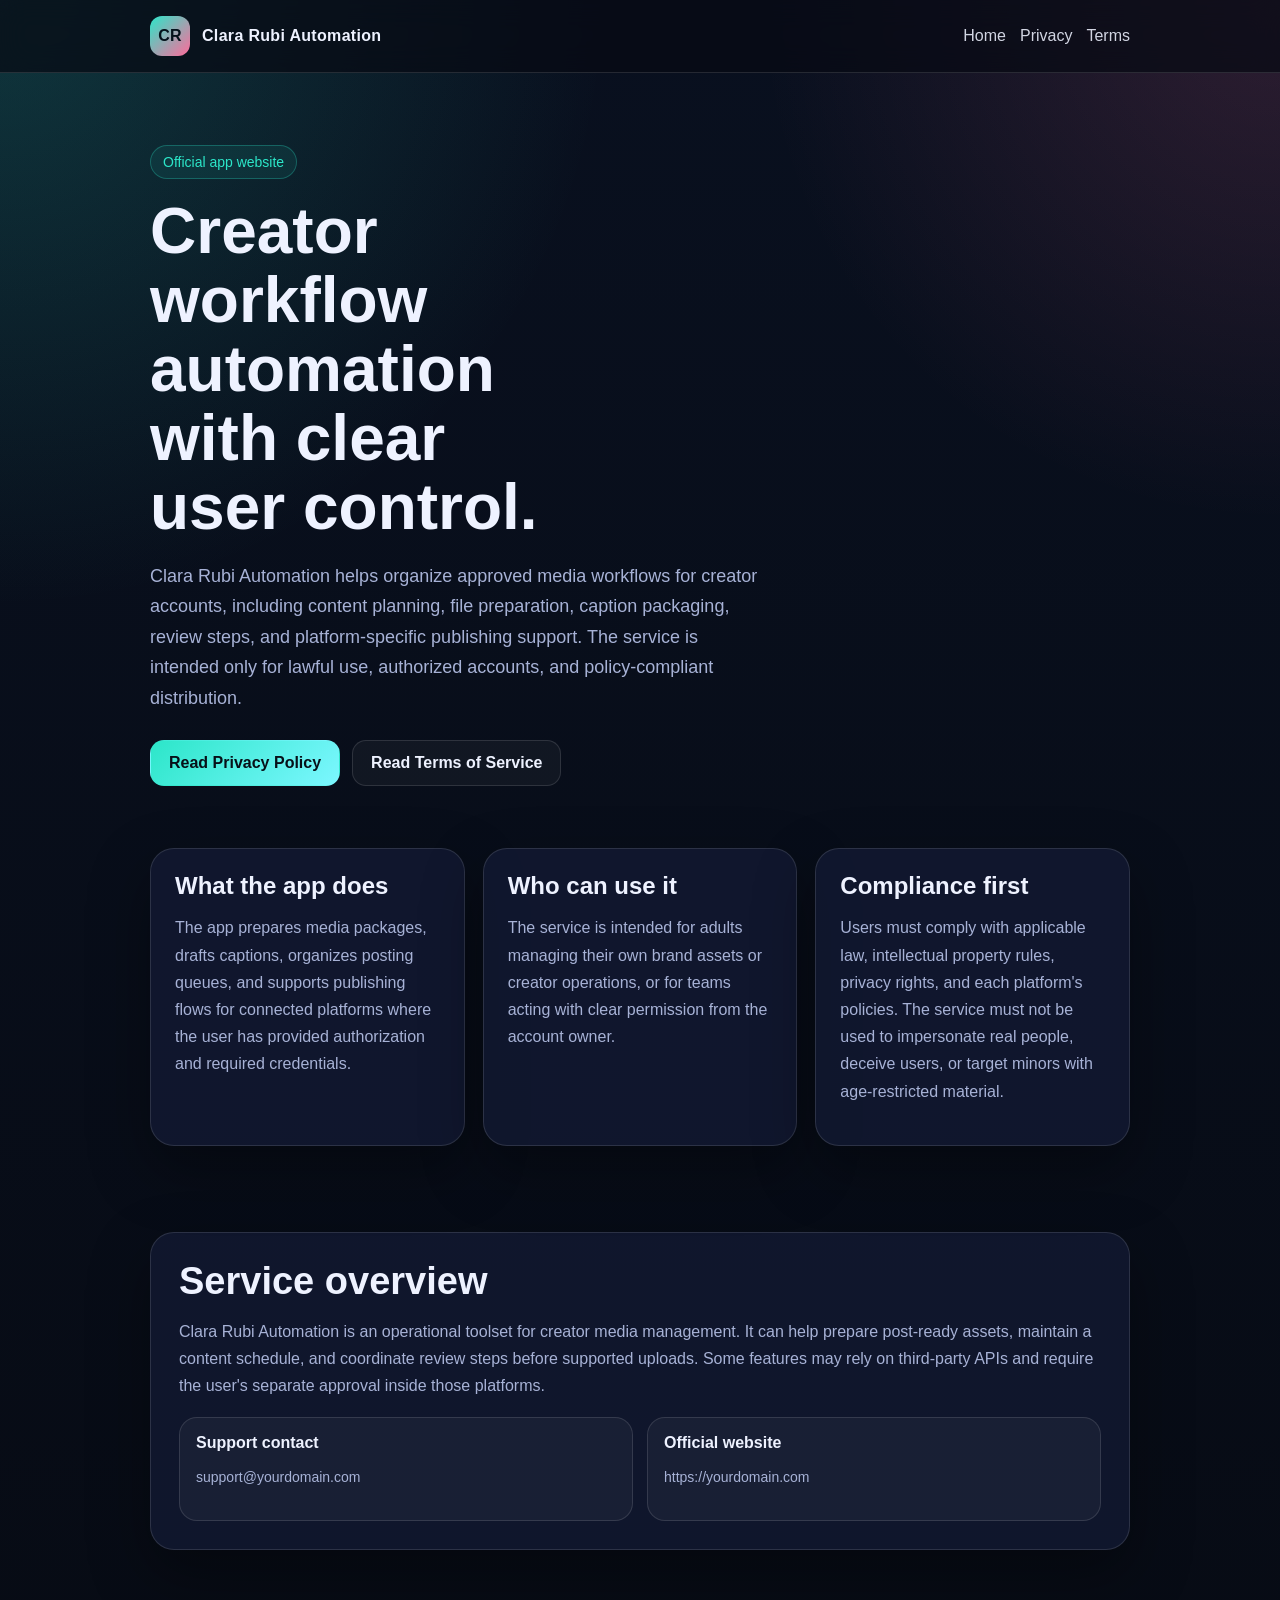
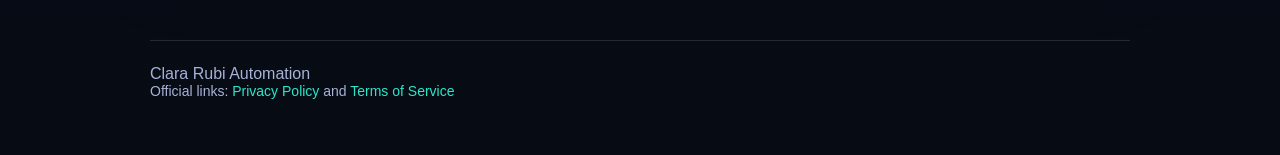
<file: index.html>
<!doctype html>
<html lang="en">
<head>
  <meta charset="utf-8">
  <meta name="viewport" content="width=device-width, initial-scale=1">
  <title>Clara Rubi Automation</title>
  <meta
    name="description"
    content="Clara Rubi Automation is a media workflow service for planning, preparing, and publishing authorized creator content across supported platforms."
  >
  <link rel="stylesheet" href="styles.css">
</head>
<body>
  <header class="topbar">
    <div class="shell topbar-inner">
      <div class="brand">
        <div class="brand-mark">CR</div>
        <div>Clara Rubi Automation</div>
      </div>
      <nav class="nav">
        <a href="index.html">Home</a>
        <a href="privacy.html">Privacy</a>
        <a href="terms.html">Terms</a>
      </nav>
    </div>
  </header>

  <main class="shell">
    <section class="hero">
      <div class="eyebrow">Official app website</div>
      <h1>Creator workflow automation with clear user control.</h1>
      <p class="lead">
        Clara Rubi Automation helps organize approved media workflows for creator accounts,
        including content planning, file preparation, caption packaging, review steps, and
        platform-specific publishing support. The service is intended only for lawful use,
        authorized accounts, and policy-compliant distribution.
      </p>
      <div class="cta-row">
        <a class="button button-primary" href="privacy.html">Read Privacy Policy</a>
        <a class="button button-secondary" href="terms.html">Read Terms of Service</a>
      </div>
    </section>

    <section class="grid">
      <article class="card">
        <h2>What the app does</h2>
        <p>
          The app prepares media packages, drafts captions, organizes posting queues,
          and supports publishing flows for connected platforms where the user has provided
          authorization and required credentials.
        </p>
      </article>
      <article class="card">
        <h2>Who can use it</h2>
        <p>
          The service is intended for adults managing their own brand assets or creator
          operations, or for teams acting with clear permission from the account owner.
        </p>
      </article>
      <article class="card">
        <h2>Compliance first</h2>
        <p>
          Users must comply with applicable law, intellectual property rules, privacy rights,
          and each platform's policies. The service must not be used to impersonate real people,
          deceive users, or target minors with age-restricted material.
        </p>
      </article>
    </section>

    <section class="copy">
      <section>
        <h2>Service overview</h2>
        <p>
          Clara Rubi Automation is an operational toolset for creator media management. It can
          help prepare post-ready assets, maintain a content schedule, and coordinate review
          steps before supported uploads. Some features may rely on third-party APIs and require
          the user's separate approval inside those platforms.
        </p>
        <div class="meta">
          <div class="meta-item">
            <strong>Support contact</strong>
            <p class="small">support@yourdomain.com</p>
          </div>
          <div class="meta-item">
            <strong>Official website</strong>
            <p class="small">https://yourdomain.com</p>
          </div>
        </div>
      </section>
    </section>
  </main>

  <footer class="shell footer">
    <div>Clara Rubi Automation</div>
    <div class="small">
      Official links: <a href="privacy.html">Privacy Policy</a> and
      <a href="terms.html">Terms of Service</a>
    </div>
  </footer>
</body>
</html>
</file>
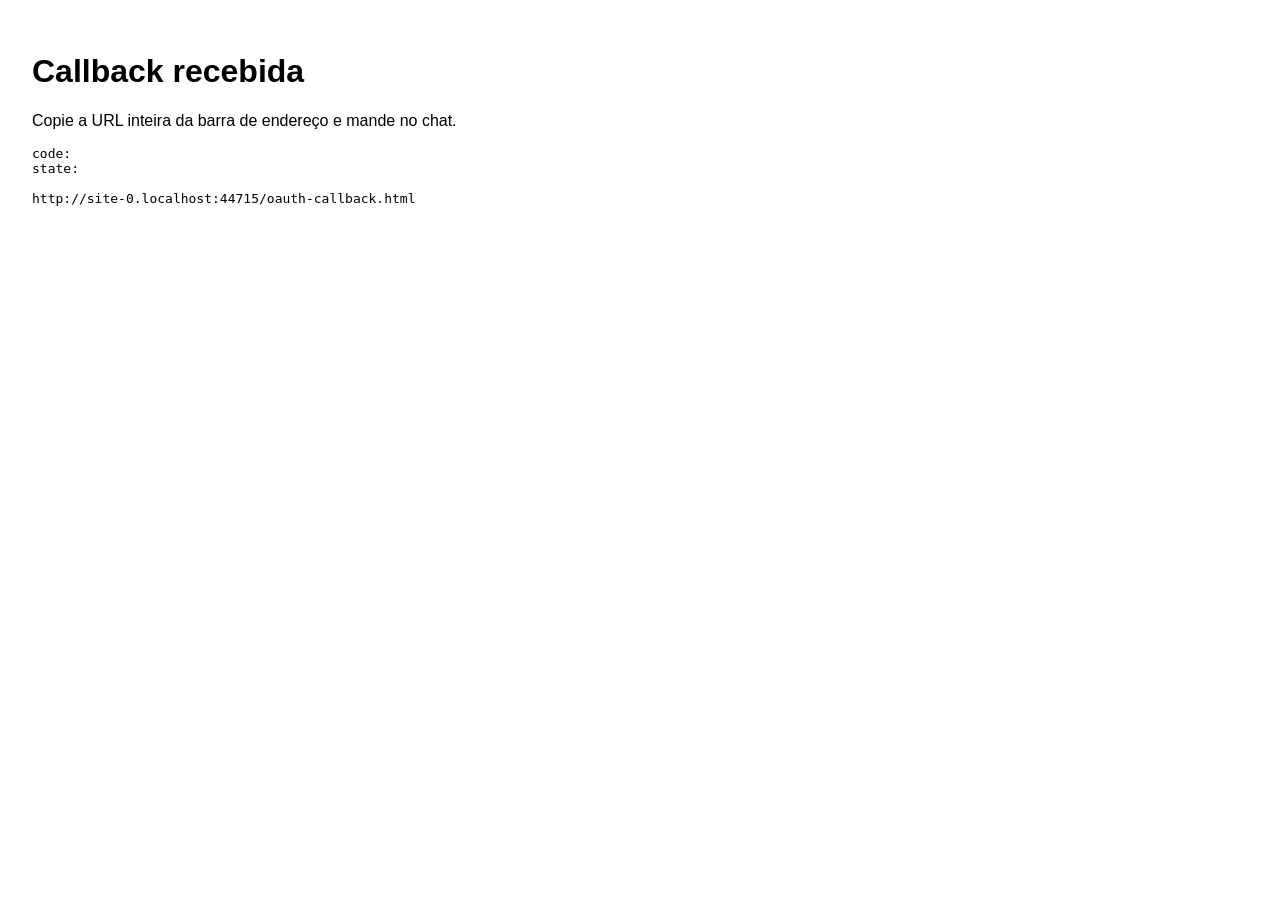
<file: oauth-callback.html>
<!doctype html>
<html lang="pt-BR">
  <head>
    <meta charset="utf-8">
    <meta name="viewport" content="width=device-width, initial-scale=1">
    <title>TikTok OAuth Callback</title>
  </head>
  <body style="font-family: Arial, sans-serif; padding: 24px;">
    <h1>Callback recebida</h1>
    <p>Copie a URL inteira da barra de endereço e mande no chat.</p>
    <pre id="out"></pre>
    <script>
      const p = new URLSearchParams(location.search);
      document.getElementById("out").textContent =
        "code: " + (p.get("code") || "") + "\n" +
        "state: " + (p.get("state") || "") + "\n\n" +
        location.href;
    </script>
  </body>
</html>
</file>
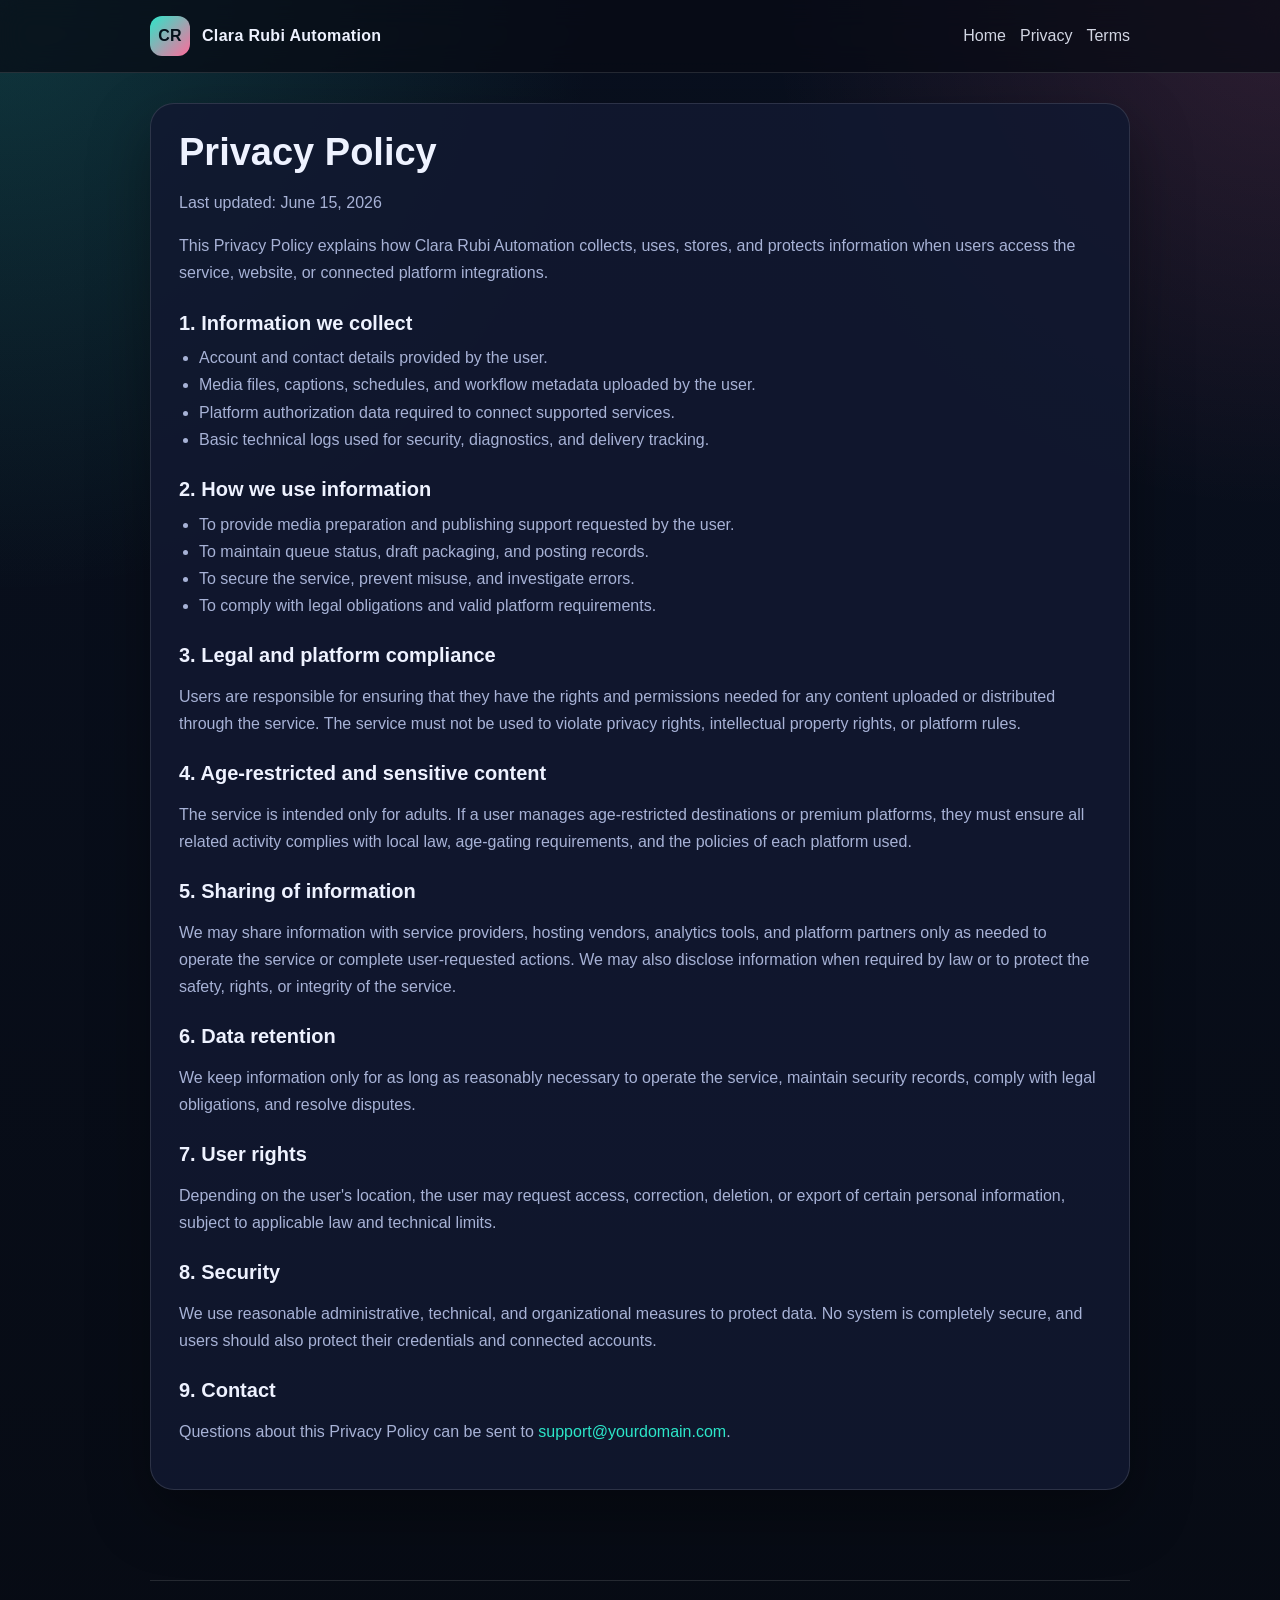
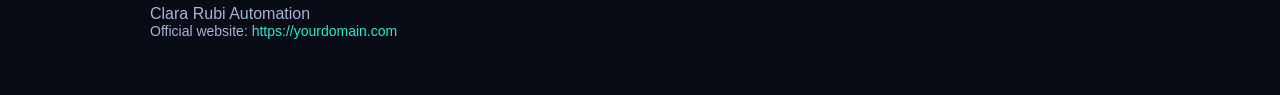
<file: privacidade.html>
<!doctype html>
<html lang="en">
<head>
  <meta charset="utf-8">
  <meta name="viewport" content="width=device-width, initial-scale=1">
  <title>Privacy Policy | Clara Rubi Automation</title>
  <meta
    name="description"
    content="Privacy Policy for Clara Rubi Automation."
  >
  <link rel="stylesheet" href="styles.css">
</head>
<body>
  <header class="topbar">
    <div class="shell topbar-inner">
      <div class="brand">
        <div class="brand-mark">CR</div>
        <div>Clara Rubi Automation</div>
      </div>
      <nav class="nav">
        <a href="index.html">Home</a>
        <a href="privacy.html">Privacy</a>
        <a href="terms.html">Terms</a>
      </nav>
    </div>
  </header>

  <main class="shell copy">
    <section>
      <h2>Privacy Policy</h2>
      <p>Last updated: June 15, 2026</p>
      <p>
        This Privacy Policy explains how Clara Rubi Automation collects, uses, stores,
        and protects information when users access the service, website, or connected
        platform integrations.
      </p>

      <h3>1. Information we collect</h3>
      <ul>
        <li>Account and contact details provided by the user.</li>
        <li>Media files, captions, schedules, and workflow metadata uploaded by the user.</li>
        <li>Platform authorization data required to connect supported services.</li>
        <li>Basic technical logs used for security, diagnostics, and delivery tracking.</li>
      </ul>

      <h3>2. How we use information</h3>
      <ul>
        <li>To provide media preparation and publishing support requested by the user.</li>
        <li>To maintain queue status, draft packaging, and posting records.</li>
        <li>To secure the service, prevent misuse, and investigate errors.</li>
        <li>To comply with legal obligations and valid platform requirements.</li>
      </ul>

      <h3>3. Legal and platform compliance</h3>
      <p>
        Users are responsible for ensuring that they have the rights and permissions needed
        for any content uploaded or distributed through the service. The service must not be
        used to violate privacy rights, intellectual property rights, or platform rules.
      </p>

      <h3>4. Age-restricted and sensitive content</h3>
      <p>
        The service is intended only for adults. If a user manages age-restricted destinations
        or premium platforms, they must ensure all related activity complies with local law,
        age-gating requirements, and the policies of each platform used.
      </p>

      <h3>5. Sharing of information</h3>
      <p>
        We may share information with service providers, hosting vendors, analytics tools,
        and platform partners only as needed to operate the service or complete user-requested
        actions. We may also disclose information when required by law or to protect the safety,
        rights, or integrity of the service.
      </p>

      <h3>6. Data retention</h3>
      <p>
        We keep information only for as long as reasonably necessary to operate the service,
        maintain security records, comply with legal obligations, and resolve disputes.
      </p>

      <h3>7. User rights</h3>
      <p>
        Depending on the user's location, the user may request access, correction, deletion,
        or export of certain personal information, subject to applicable law and technical limits.
      </p>

      <h3>8. Security</h3>
      <p>
        We use reasonable administrative, technical, and organizational measures to protect
        data. No system is completely secure, and users should also protect their credentials
        and connected accounts.
      </p>

      <h3>9. Contact</h3>
      <p>
        Questions about this Privacy Policy can be sent to
        <a href="mailto:support@yourdomain.com">support@yourdomain.com</a>.
      </p>
    </section>
  </main>

  <footer class="shell footer">
    <div>Clara Rubi Automation</div>
    <div class="small">
      Official website: <a href="https://yourdomain.com">https://yourdomain.com</a>
    </div>
  </footer>
</body>
</html>
</file>
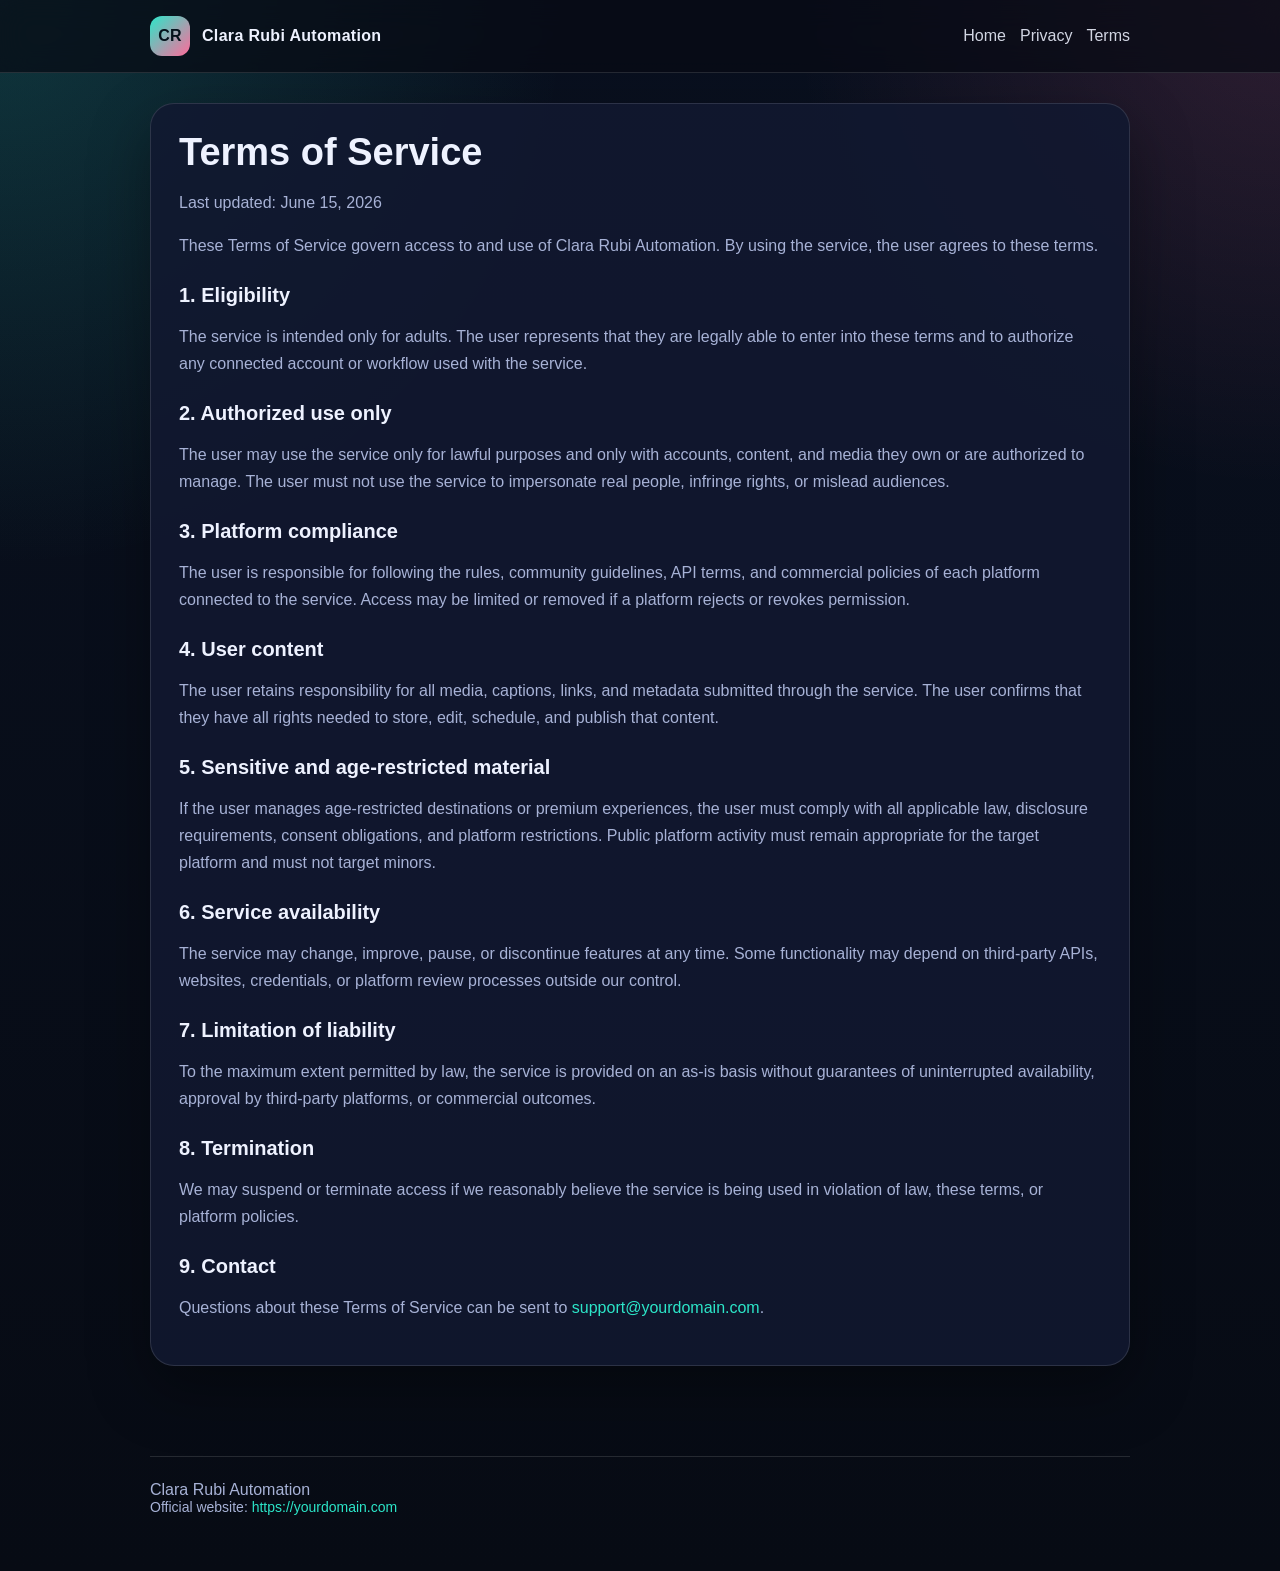
<file: terms.html>
<!doctype html>
<html lang="en">
<head>
  <meta charset="utf-8">
  <meta name="viewport" content="width=device-width, initial-scale=1">
  <title>Terms of Service | Clara Rubi Automation</title>
  <meta
    name="description"
    content="Terms of Service for Clara Rubi Automation."
  >
  <link rel="stylesheet" href="styles.css">
</head>
<body>
  <header class="topbar">
    <div class="shell topbar-inner">
      <div class="brand">
        <div class="brand-mark">CR</div>
        <div>Clara Rubi Automation</div>
      </div>
      <nav class="nav">
        <a href="index.html">Home</a>
        <a href="privacy.html">Privacy</a>
        <a href="terms.html">Terms</a>
      </nav>
    </div>
  </header>

  <main class="shell copy">
    <section>
      <h2>Terms of Service</h2>
      <p>Last updated: June 15, 2026</p>
      <p>
        These Terms of Service govern access to and use of Clara Rubi Automation.
        By using the service, the user agrees to these terms.
      </p>

      <h3>1. Eligibility</h3>
      <p>
        The service is intended only for adults. The user represents that they are legally
        able to enter into these terms and to authorize any connected account or workflow
        used with the service.
      </p>

      <h3>2. Authorized use only</h3>
      <p>
        The user may use the service only for lawful purposes and only with accounts,
        content, and media they own or are authorized to manage. The user must not use
        the service to impersonate real people, infringe rights, or mislead audiences.
      </p>

      <h3>3. Platform compliance</h3>
      <p>
        The user is responsible for following the rules, community guidelines, API terms,
        and commercial policies of each platform connected to the service. Access may be
        limited or removed if a platform rejects or revokes permission.
      </p>

      <h3>4. User content</h3>
      <p>
        The user retains responsibility for all media, captions, links, and metadata
        submitted through the service. The user confirms that they have all rights needed
        to store, edit, schedule, and publish that content.
      </p>

      <h3>5. Sensitive and age-restricted material</h3>
      <p>
        If the user manages age-restricted destinations or premium experiences, the user
        must comply with all applicable law, disclosure requirements, consent obligations,
        and platform restrictions. Public platform activity must remain appropriate for the
        target platform and must not target minors.
      </p>

      <h3>6. Service availability</h3>
      <p>
        The service may change, improve, pause, or discontinue features at any time. Some
        functionality may depend on third-party APIs, websites, credentials, or platform
        review processes outside our control.
      </p>

      <h3>7. Limitation of liability</h3>
      <p>
        To the maximum extent permitted by law, the service is provided on an as-is basis
        without guarantees of uninterrupted availability, approval by third-party platforms,
        or commercial outcomes.
      </p>

      <h3>8. Termination</h3>
      <p>
        We may suspend or terminate access if we reasonably believe the service is being
        used in violation of law, these terms, or platform policies.
      </p>

      <h3>9. Contact</h3>
      <p>
        Questions about these Terms of Service can be sent to
        <a href="mailto:support@yourdomain.com">support@yourdomain.com</a>.
      </p>
    </section>
  </main>

  <footer class="shell footer">
    <div>Clara Rubi Automation</div>
    <div class="small">
      Official website: <a href="https://yourdomain.com">https://yourdomain.com</a>
    </div>
  </footer>
</body>
</html>
</file>
<file: styles.css>
:root {
  --bg: #0b1020;
  --bg-soft: #121930;
  --panel: rgba(18, 25, 48, 0.88);
  --text: #eef2ff;
  --muted: #a7b2d6;
  --line: rgba(255, 255, 255, 0.12);
  --accent: #2ce6c9;
  --accent-2: #ff6b9b;
  --shadow: 0 24px 60px rgba(0, 0, 0, 0.35);
  --max: 980px;
}

* {
  box-sizing: border-box;
}

html {
  scroll-behavior: smooth;
}

body {
  margin: 0;
  font-family: "Segoe UI", Arial, sans-serif;
  color: var(--text);
  background:
    radial-gradient(circle at top left, rgba(44, 230, 201, 0.18), transparent 28%),
    radial-gradient(circle at top right, rgba(255, 107, 155, 0.15), transparent 24%),
    linear-gradient(180deg, #09101f 0%, #070b14 100%);
}

a {
  color: var(--accent);
  text-decoration: none;
}

a:hover {
  text-decoration: underline;
}

.shell {
  width: min(calc(100% - 32px), var(--max));
  margin: 0 auto;
}

.topbar {
  position: sticky;
  top: 0;
  backdrop-filter: blur(14px);
  background: rgba(7, 11, 20, 0.72);
  border-bottom: 1px solid var(--line);
  z-index: 10;
}

.topbar-inner {
  display: flex;
  align-items: center;
  justify-content: space-between;
  padding: 16px 0;
  gap: 16px;
}

.brand {
  display: flex;
  align-items: center;
  gap: 12px;
  font-weight: 700;
  letter-spacing: 0.02em;
}

.brand-mark {
  width: 40px;
  height: 40px;
  border-radius: 12px;
  background: linear-gradient(135deg, var(--accent), var(--accent-2));
  display: grid;
  place-items: center;
  color: #04121b;
  font-weight: 900;
}

.nav {
  display: flex;
  flex-wrap: wrap;
  gap: 14px;
}

.nav a {
  color: var(--text);
  opacity: 0.88;
}

.hero {
  padding: 72px 0 28px;
}

.eyebrow {
  display: inline-flex;
  gap: 8px;
  align-items: center;
  padding: 8px 12px;
  border: 1px solid rgba(44, 230, 201, 0.28);
  border-radius: 999px;
  color: var(--accent);
  background: rgba(44, 230, 201, 0.08);
  font-size: 14px;
}

h1,
h2,
h3 {
  margin: 0;
  line-height: 1.08;
}

h1 {
  margin-top: 18px;
  font-size: clamp(36px, 6vw, 64px);
  max-width: 12ch;
}

.lead {
  margin-top: 18px;
  max-width: 62ch;
  color: var(--muted);
  font-size: 18px;
  line-height: 1.7;
}

.cta-row {
  display: flex;
  flex-wrap: wrap;
  gap: 12px;
  margin-top: 26px;
}

.button {
  display: inline-flex;
  align-items: center;
  justify-content: center;
  min-height: 46px;
  padding: 0 18px;
  border-radius: 14px;
  border: 1px solid transparent;
  font-weight: 700;
}

.button-primary {
  color: #071018;
  background: linear-gradient(135deg, var(--accent), #7cf7ff);
}

.button-secondary {
  color: var(--text);
  background: rgba(255, 255, 255, 0.04);
  border-color: var(--line);
}

.grid {
  display: grid;
  grid-template-columns: repeat(12, 1fr);
  gap: 18px;
  margin: 34px 0 56px;
}

.card {
  grid-column: span 4;
  background: var(--panel);
  border: 1px solid var(--line);
  border-radius: 24px;
  padding: 24px;
  box-shadow: var(--shadow);
}

.card p,
.copy p,
.copy li {
  color: var(--muted);
  line-height: 1.7;
}

.copy {
  padding: 30px 0 72px;
}

.copy section {
  background: var(--panel);
  border: 1px solid var(--line);
  border-radius: 24px;
  padding: 28px;
  margin-bottom: 18px;
  box-shadow: var(--shadow);
}

.copy h2 {
  margin-bottom: 14px;
  font-size: clamp(28px, 3.2vw, 38px);
}

.copy h3 {
  margin: 26px 0 10px;
  font-size: 20px;
}

.copy ul {
  margin: 0;
  padding-left: 20px;
}

.meta {
  display: grid;
  grid-template-columns: repeat(2, minmax(0, 1fr));
  gap: 14px;
  margin-top: 18px;
}

.meta-item {
  padding: 16px;
  border-radius: 18px;
  background: rgba(255, 255, 255, 0.04);
  border: 1px solid var(--line);
}

.footer {
  padding: 24px 0 56px;
  color: var(--muted);
  border-top: 1px solid var(--line);
}

.small {
  font-size: 14px;
}

@media (max-width: 860px) {
  .card {
    grid-column: span 12;
  }

  .meta {
    grid-template-columns: 1fr;
  }

  .topbar-inner {
    align-items: flex-start;
    flex-direction: column;
  }
}
</file>
